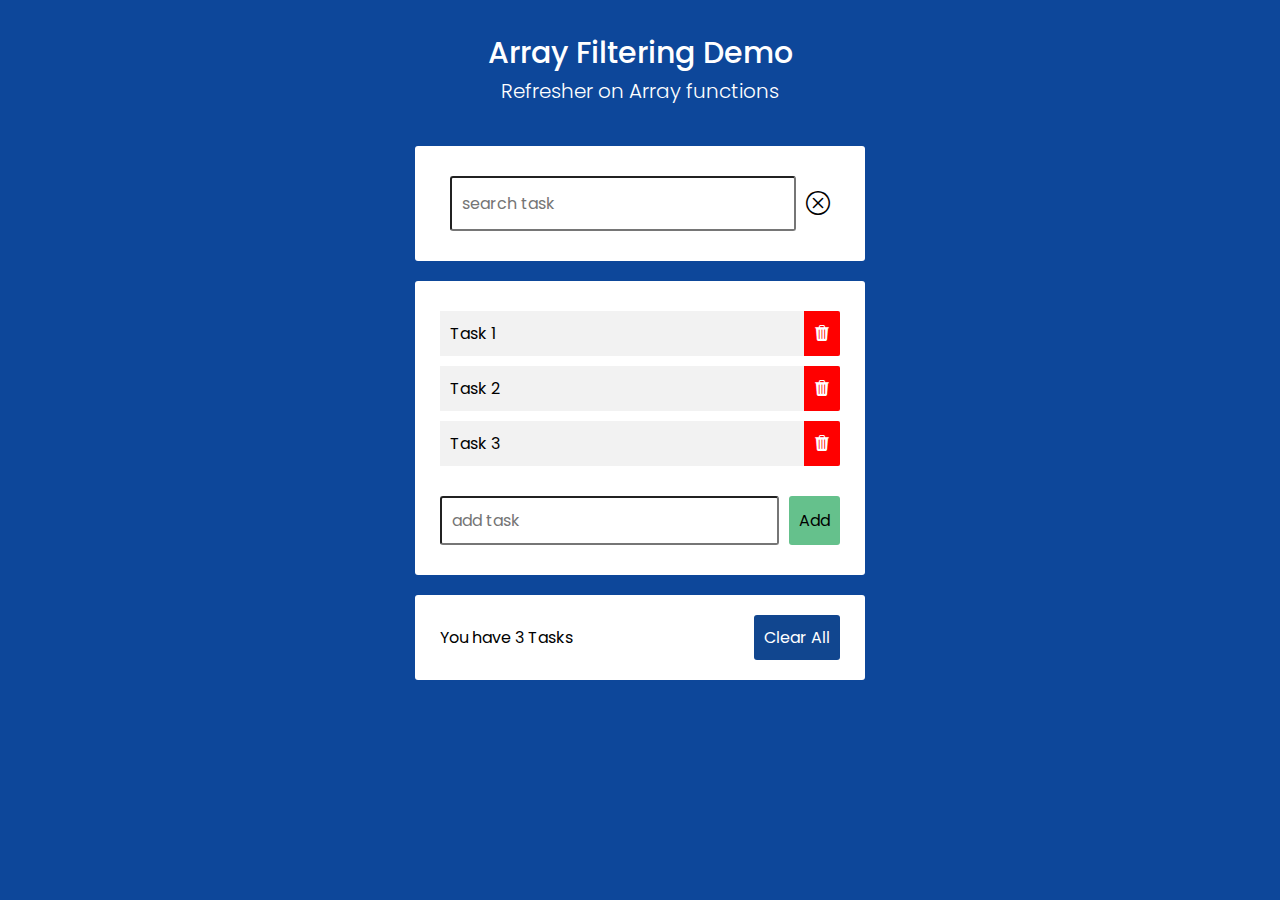
<file: array_filtering_demo/index.html>
<!DOCTYPE html>
<html lang="en">
<head>
    <meta charset="UTF-8">
    <meta name="viewport" content="width=., initial-scale=1.0">
    <title>Array Filtering Demo</title>
    <link rel="icon" type="image/x-icon" href="./images/favicon.ico">
    <link rel="stylesheet" href="./style.css">
</head>
<body>
    <main>
        <div class="wrap">
            <section class="heading">
                <p class="title">Array Filtering Demo</p>
                <p class="subtitle">Refresher on Array functions </p>
            </section>
            <section class="task-manager">
                <div class="search-box">
                    <form class="search">
                        <input type="text" name="task" placeholder="search task" autocomplete="off">
                        <i class="bi bi-x-circle reset"></i>    
                    </form>
                </div>
                <div class="task-box">
                    <ul class="tasks">
                        <li>
                            <span>Task 1</span>
                            <i class="bi bi-trash3-fill"></i>
                        </li>
                        <li>
                            <span>Task 2</span>
                            <i class="bi bi-trash3-fill"></i>
                        </li>
                        <li>
                            <span>Task 3</span>
                            <i class="bi bi-trash3-fill"></i>
                        </li>
                    </ul>
                    <form class="add">
                        <input type="text" name="task" placeholder="add task" autocomplete="off">
                        <input type="submit" value="Add">
                    </form>
                </div>
                <div class="message">
                    <span>Pending Tasks</span>
                    <button class="clear">Clear All</button>
                </div>
            </section>
        </div>
    </main>

    <script src="./index.js"></script>
    
</body>
</html>
</file>
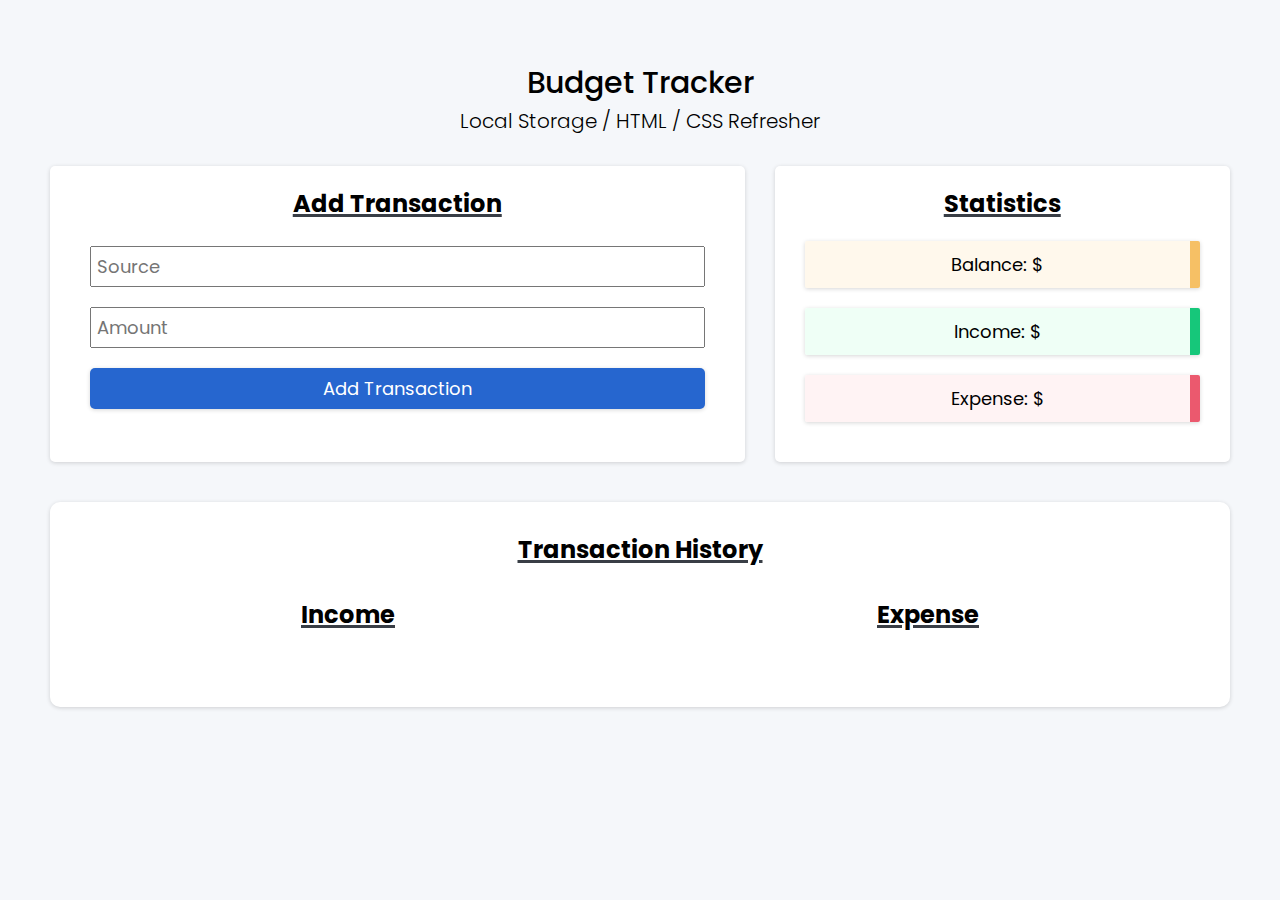
<file: budget_tracker/index.html>
<!DOCTYPE html>
<html lang="en">
  <head>
    <meta charset="UTF-8" />
    <meta http-equiv="X-UA-Compatible" content="IE=edge" />
    <meta name="viewport" content="width=device-width, initial-scale=1.0" />
    <title>Budget Tracker</title>

    <link rel="icon" type="image/x-icon" href="./images/favicon.ico" />
    <link rel="stylesheet" href="./style.css" />
  </head>
  <body>
    <main>
      <div class="outer-wrap">
        <div class="inner-wrap">
          <section class="heading">
            <p class="title">Budget Tracker</p>
            <p class="subtitle">Local Storage / HTML / CSS Refresher</p>
          </section>

          <section class="transaction-control">
            <div class="actions">
              <h3>Add Transaction</h3>
              <form class="add">
                <input
                  type="text"
                  name="source"
                  placeholder="Source"
                  autocomplete="off"
                />
                <input
                  type="number"
                  name="amount"
                  placeholder="Amount"
                  autocomplete="off"
                />
                <input type="submit" value="Add Transaction" />
              </form>
            </div>
            <div class="stats">
              <h3>Statistics</h3>
              <p class="balance">Balance: $<span id="balance"></span></p>
              <p class="income">Income: $<span id="income"></span></p>
              <p class="expense">Expense: $<span id="expense"></span></p>
            </div>
          </section>

          <section class="transaction-history">
            <h3>Transaction History</h3>
            <div class="records">
              <div class="income">
                <h3>Income</h3>
                <ul class="income-list"></ul>
              </div>
              <div class="expense">
                <h3>Expense</h3>
                <ul class="expense-list"></ul>
              </div>
            </div>
          </section>
        </div>
      </div>
    </main>

    <script src="./index.js"></script>
  </body>
</html>
</file>
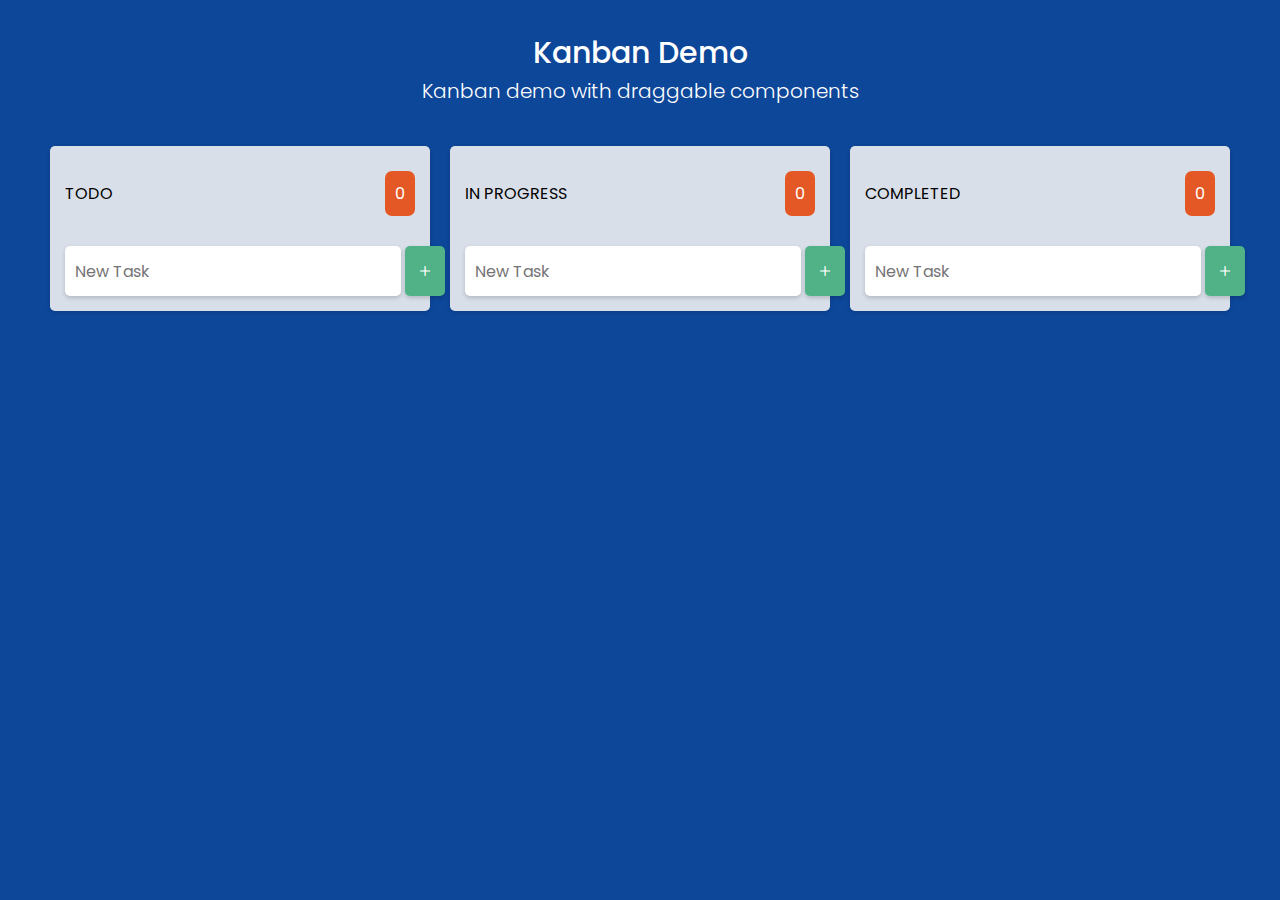
<file: kanban/index.html>
<!DOCTYPE html>
<html lang="en">
  <head>
    <meta charset="UTF-8" />
    <meta http-equiv="X-UA-Compatible" content="IE=edge" />
    <meta name="viewport" content="width=device-width, initial-scale=1.0" />
    <title>Kanban</title>

    <link rel="icon" type="image/x-icon" href="./images/favicon.ico" />
    <link rel="stylesheet" href="./style.css" />
  </head>

  <body>
    <main>
      <div class="outer-wrap">
        <div class="inner-wrap">
          <section class="heading">
            <p class="title">Kanban Demo</p>
            <p class="subtitle">Kanban demo with draggable components</p>
          </section>
          <section class="kanban">
            <div class="taskbox">
              <div class="title">
                <p>TODO</p>
                <span class="todo">2</span>
              </div>
              <div class="cards todo" data-id="0"></div>
              <form class="add">
                <input
                  type="text"
                  name="task"
                  placeholder="New Task"
                  autocomplete="off"
                  maxlength="30"
                />
                <button class="bi bi-plus" data-id="0" name="submit"></button>
              </form>
            </div>
            <div class="taskbox">
              <div class="title">
                <p>IN PROGRESS</p>
                <span class="pending">1</span>
              </div>
              <div class="cards pending" data-id="1"></div>
              <form class="add">
                <input
                  type="text"
                  name="task"
                  placeholder="New Task"
                  autocomplete="off"
                  maxlength="30"
                />
                <button class="bi bi-plus" data-id="1" name="submit"></button>
              </form>
            </div>
            <div class="taskbox">
              <div class="title">
                <p>COMPLETED</p>
                <span class="completed">2</span>
              </div>
              <div class="cards completed" data-id="2"></div>
              <form class="add">
                <input
                  type="text"
                  name="task"
                  placeholder="New Task"
                  autocomplete="off"
                  maxlength="30"
                />
                <button class="bi bi-plus" data-id="2" name="submit"></button>
              </form>
            </div>
          </section>
        </div>
      </div>
    </main>

    <script type="module" src="./index.js"></script>
  </body>
</html>
</file>
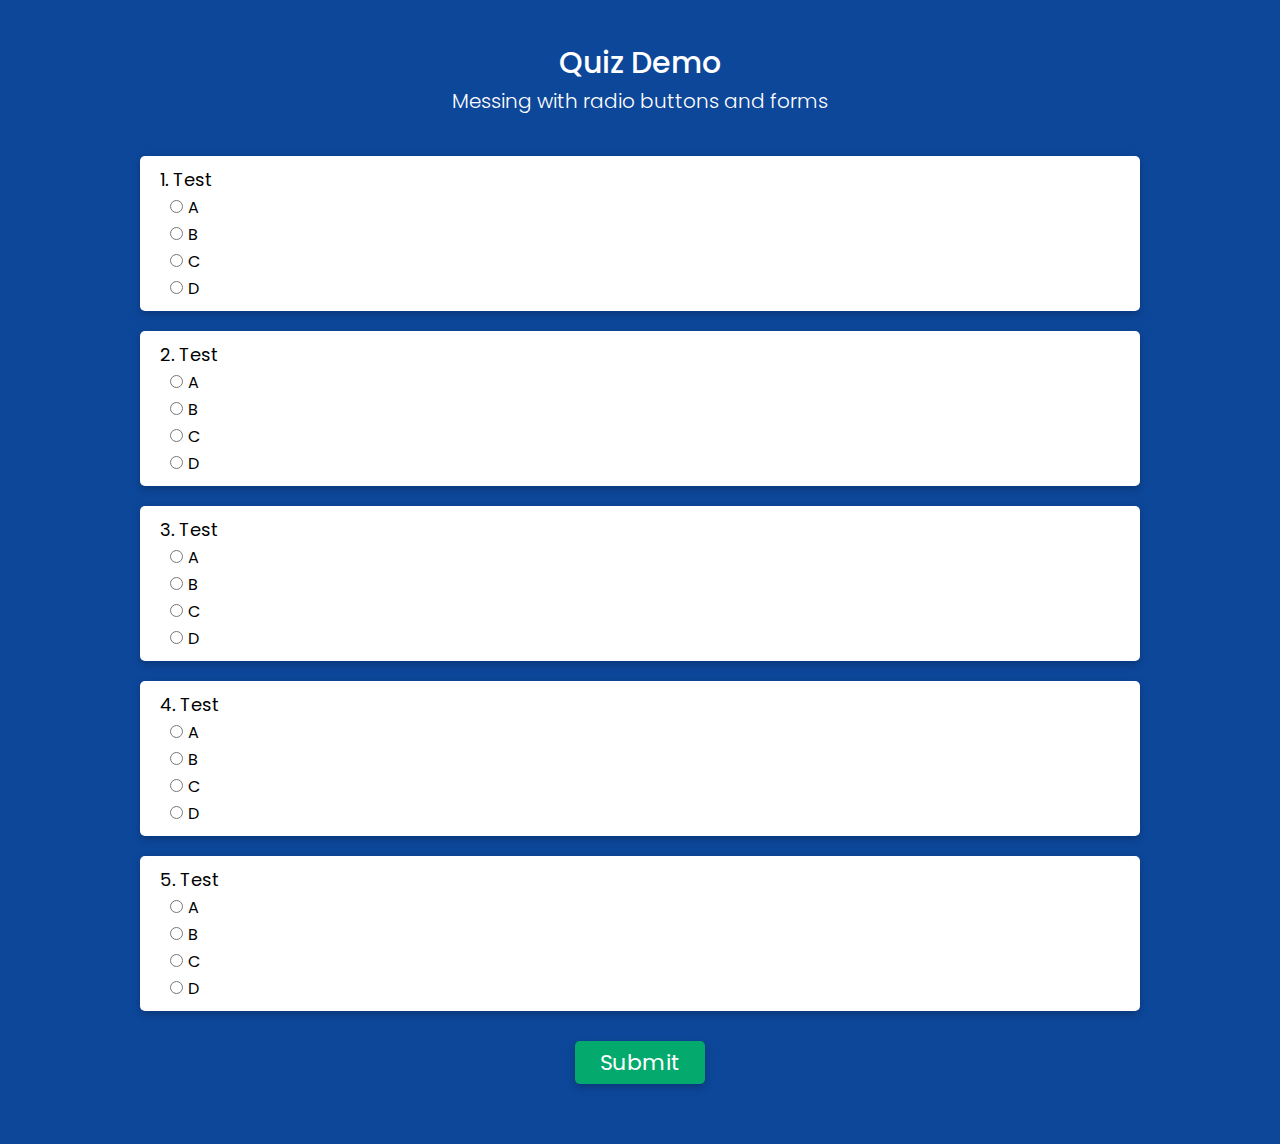
<file: quiz_demo/index.html>
<!DOCTYPE html>
<html lang="en">
<head>
    <meta charset="UTF-8">
    <meta name="viewport" content="width=device-width, initial-scale=1.0">
    <title>Quiz Demo Code</title>
    <link rel="icon" type="image/x-icon" href="./images/favicon.ico">
    <link rel="stylesheet" href="./style.css">
</head>
<body>
    <main>
        <section class="quiz">
            <div class="heading">
                <p class="title">Quiz Demo</p>
                <p class="subtitle">Messing with radio buttons and forms</p>
            </div>
            <div class="result hide">
                <p></p>
                <p class="reload">
                    <button>Try Again?</button>
                </p>
            </div>

            <form class="quiz-form">
                <div class="question">
                    <p>1. Test</p>
                    <div class="option">
                        <input type="radio" name="q1" value="A" >
                        <label for="">A</label>
                    </div>
                    <div class="option">
                        <input type="radio" name="q1" value="B">
                        <label for="">B</label>
                    </div>
                    <div class="option">
                        <input type="radio" name="q1" value="C">
                        <label for="">C</label>
                    </div>
                    <div class="option">
                        <input type="radio" name="q1" value="D">
                        <label for="">D</label>
                    </div>
                </div>
                <div class="question">
                    <p>2. Test</p>
                    <div class="option">
                        <input type="radio" name="q2" value="A">
                        <label for="">A</label>
                    </div>
                    <div class="option">
                        <input type="radio" name="q2" value="B">
                        <label for="">B</label>
                    </div>
                    <div class="option">
                        <input type="radio" name="q2" value="C">
                        <label for="">C</label>
                    </div>
                    <div class="option">
                        <input type="radio" name="q2" value="D">
                        <label for="">D</label>
                    </div>
                </div>
                <div class="question">
                    <p>3. Test</p>
                    <div class="option">
                        <input type="radio" name="q3" value="A">
                        <label for="">A</label>
                    </div>
                    <div class="option">
                        <input type="radio" name="q3" value="B">
                        <label for="">B</label>
                    </div>
                    <div class="option">
                        <input type="radio" name="q3" value="C">
                        <label for="">C</label>
                    </div>
                    <div class="option">
                        <input type="radio" name="q3" value="D">
                        <label for="">D</label>
                    </div>
                </div>
                <div class="question">
                    <p>4. Test</p>
                    <div class="option">
                        <input type="radio" name="q4" value="A">
                        <label for="">A</label>
                    </div>
                    <div class="option">
                        <input type="radio" name="q4" value="B">
                        <label for="">B</label>
                    </div>
                    <div class="option">
                        <input type="radio" name="q4" value="C">
                        <label for="">C</label>
                    </div>
                    <div class="option">
                        <input type="radio" name="q4" value="D">
                        <label for="">D</label>
                    </div>
                </div>
                <div class="question">
                    <p>5. Test</p>
                    <div class="option">
                        <input type="radio" name="q5" value="A">
                        <label for="">A</label>
                    </div>
                    <div class="option">
                        <input type="radio" name="q5" value="B">
                        <label for="">B</label>
                    </div>
                    <div class="option">
                        <input type="radio" name="q5" value="C">
                        <label for="">C</label>
                    </div>
                    <div class="option">
                        <input type="radio" name="q5" value="D">
                        <label for="">D</label>
                    </div>
                </div>
                <div class="submit">
                    <input type="submit" value="Submit">
                </div>
            </form>
        </section>
    </main>

    <script src="./index.js"></script>
</body>
</html>
</file>
<file: array_filtering_demo/style.css>
@import url("https://fonts.googleapis.com/css2?family=Poppins:ital,wght@0,100;0,200;0,300;0,400;0,500;0,600;0,700;0,800;0,900;1,100;1,200;1,300;1,400;1,500;1,600;1,700;1,800;1,900&family=Roboto&display=swap");
@import url("https://cdn.jsdelivr.net/npm/bootstrap-icons@1.8.2/font/bootstrap-icons.css");
*/ :root {
  --box-shadow: rgba(0, 0, 0, 0.24) 0px 3px 8px;
}

* {
  margin: 0;
  padding: 0;
  box-sizing: border-box;
  font-size: 16px;
  font-family: "Poppins", sans-serif;
  text-decoration: none;
  list-style: none;
}

.wrap {
  background-color: #0d479a;
  min-height: 100vh;
  padding: 20px;
}

.hide {
  display: none !important;
}

.heading {
  margin: 10px auto 40px auto;
}

.heading .title {
  font-size: 30px;
  color: #ffffff;
  font-weight: 500;
  text-align: center;
}

.heading .subtitle {
  font-size: 20px;
  color: #ffffff;
  font-weight: 300;
  text-align: center;
}

.task-manager {
  min-width: 350px;
  max-width: 450px;
  margin: auto;
}

.search-box {
  background-color: white;
  padding: 20px 25px;
  border-radius: 3px;
  margin: 20px 0px;
}

.task-box {
  background-color: white;
  padding: 20px 25px;
  border-radius: 3px;
  margin: 20px 0px;
}

.message {
  background-color: white;
  padding: 20px 25px;
  border-radius: 3px;
  margin: 20px 0px;
}

.search-box .search {
  display: flex;
  margin: 10px;
}
.search-box input {
  border-radius: 3px;
  width: 100%;
  margin-right: 10px;
  padding: 10px;
  font-size: 16px;
}

.search-box i.bi.bi-x-circle {
  font-size: 24px;
  height: 100%;
  padding: 10px 0px;
  cursor: pointer;
}

.task-box .tasks {
  margin: 10px 0px;
}

.task-box li {
  background-color: #f2f2f2;
  margin: 10px 0px;
  display: flex;
  justify-content: space-between;
}

.task-box span {
  padding: 10px;
}

.task-box i.bi.bi-trash3-fill {
  color: white;
  background-color: red;
  border-radius: 0px 2px 2px 0px;
  height: 100%;
  padding: 10px;
  cursor: pointer;
}

.task-box .add {
  display: flex;
  margin: 30px 0px 10px 0px;
}

.task-box input[type="text"] {
  border-radius: 3px;
  width: 100%;
  margin-right: 10px;
  padding: 10px;
  font-size: 16px;
}

.task-box input[type="submit"] {
  padding: 10px;
  font-size: 16px;
  cursor: pointer;
  background-color: #65c18c;
  border: 0px;
  border-radius: 3px;
}

.message {
  display: flex;
  justify-content: space-between;
  align-items: center;
}

.message .clear {
  border: 0px;
  background-color: #11468f;
  color: white;
  cursor: pointer;
  padding: 10px;
  font-size: 16px;
  border-radius: 3px;
}
</file>
<file: budget_tracker/style.css>
@import url("https://fonts.googleapis.com/css2?family=Poppins:ital,wght@0,100;0,200;0,300;0,400;0,500;0,600;0,700;0,800;0,900;1,100;1,200;1,300;1,400;1,500;1,600;1,700;1,800;1,900&family=Roboto&display=swap");
@import url("https://cdn.jsdelivr.net/npm/bootstrap-icons@1.8.2/font/bootstrap-icons.css");

:root {
  --box-shadow: rgba(0, 0, 0, 0.16) 0px 1px 4px;
}

* {
  margin: 0;
  padding: 0;
  box-sizing: border-box;
  font-size: 16px;
  font-family: "Poppins", sans-serif;
  text-decoration: none;
  list-style: none;
}

h3 {
  text-align: center;
  margin-bottom: 15px;
  text-decoration: underline solid #393e46 3px;
  font-size: 24px;
}

.outer-wrap {
  width: 100%;
  min-height: 100vh;
  background-color: #f5f7fa;
  padding: 30px;
}

.inner-wrap {
  max-width: 1200px;
  margin: auto;
}

.heading {
  margin: 30px auto;
  padding: 0px 20px;
}

.heading .title {
  font-size: 30px;
  color: #000000;
  font-weight: 500;
  text-align: center;
}

.heading .subtitle {
  font-size: 20px;
  color: #000000;
  font-weight: 300;
  text-align: center;
}

.transaction-control {
  display: flex;
  justify-content: space-around;
  flex-wrap: wrap;
  gap: 10px;
  margin: 30px auto;
}

.actions,
.stats {
  flex-grow: 1;
  background-color: #ffffff;
  padding: 20px;
  box-shadow: var(--box-shadow);
  border-radius: 5px;
  margin: 0px 10px;
}

.actions .add {
  display: flex;
  flex-direction: column;
  margin: 10px;
}

.actions .add input {
  font-size: 18px;
  padding: 5px;
  margin: 10px;
}

.actions .add input[type="submit"] {
  padding: 7px 15px;
  border-radius: 5px;
  border: 0px;
  background-color: #2666cf;
  color: #ffffff;
  cursor: pointer;
  box-shadow: var(--box-shadow);
}

.stats p {
  background-color: #bed7ff;
  margin: 20px 10px;
  padding: 10px 20px;
  box-shadow: var(--box-shadow);
  font-size: 18px;
  border-radius: 2px;
  text-align: center;
}

.stats p.balance {
  background-color: #fff2dd92;
  border-right: 10px solid #f6c065;
}

.stats p.income {
  background-color: #e7fff1ad;
  border-right: 10px solid #16c77a;
}

.stats p.expense {
  background-color: #ffeef0bb;
  border-right: 10px solid #eb596e;
}

.stats p span {
  font-size: 18px;
}

.transaction-history {
  margin: 40px 10px;
  background-color: #ffffff;
  border-radius: 10px;
  padding: 30px 0px;
  box-shadow: var(--box-shadow);
}

.records {
  display: flex;
  justify-content: space-around;
  flex-wrap: wrap;
  gap: 20px;
  margin: 20px;
}

.records div {
  flex-grow: 1;
  padding: 10px;
}

.records li {
  display: flex;
  justify-content: space-between;
  background-color: #ffffff;
  padding: 10px;
  margin: 12px 0px;
  min-width: 250px;
  box-shadow: var(--box-shadow);
  font-size: 18px;
}

.records .income li {
  border-left: 10px solid #2ecc71;
}

.records .expense li {
  border-left: 10px solid #df5e5e;
}

.records li p:first-child {
  flex-grow: 1;
  display: flex;
  flex-direction: column;
}

.records span {
  font-size: 18px;
}

.records span#time {
  color: #717171;
  font-size: 12px;
}

.records i.delete {
  margin-left: 15px;
  color: #082032;
  cursor: pointer;
  font-size: 18px;
}

.records i.delete:hover {
  color: #b42b51;
}
</file>
<file: kanban/style.css>
@import url("https://fonts.googleapis.com/css2?family=Poppins:ital,wght@0,100;0,200;0,300;0,400;0,500;0,600;0,700;0,800;0,900;1,100;1,200;1,300;1,400;1,500;1,600;1,700;1,800;1,900&family=Roboto&display=swap");
@import url("https://cdn.jsdelivr.net/npm/bootstrap-icons@1.8.2/font/bootstrap-icons.css");

:root {
  --box-shadow: rgba(0, 0, 0, 0.16) 0px 1px 4px;
}

* {
  margin: 0;
  padding: 0;
  box-sizing: border-box;
  font-size: 16px;
  font-family: "Poppins", sans-serif;
  text-decoration: none;
  list-style: none;
}

.hide {
  display: none;
}

.outer-wrap {
  width: 100%;
  min-height: 100vh;
  background-color: #0d479a;
  padding: 30px;
}

.inner-wrap {
  max-width: 1200px;
  margin: auto;
}

.heading {
  margin-bottom: 30px;
}

.heading .title {
  font-size: 30px;
  color: #ffffff;
  font-weight: 500;
  text-align: center;
}

.heading .subtitle {
  font-size: 20px;
  color: #ffffff;
  font-weight: 300;
  text-align: center;
}

.kanban {
  display: flex;
  justify-content: space-evenly;
  align-items: flex-start;
  min-height: 80vh;
}

.taskbox {
  background-color: #d9dfe9;
  padding: 15px;
  border-radius: 5px;
  min-width: 325px;
  max-width: 500px;
  box-shadow: var(--box-shadow);
  margin: 10px;
  display: flex;
  flex-direction: column;
}

.taskbox .title {
  display: flex;
  justify-content: space-between;
  align-items: center;
  padding: 10px 0px;
}

.taskbox .title span {
  background-color: #e45826;
  color: #ffffff;
  padding: 10px;
  font-size: 16px;
  border-radius: 7px;
}

.cards {
  padding: 10px 5px;
}

.card {
  background-color: #ffffff;
  margin: 10px 0px;
  padding: 10px;
  border-radius: 5px;
  display: flex;
  flex-direction: column;
  box-shadow: var(--box-shadow);
}

.card input {
  background-color: #ffffff;
  margin: 10px 0px;
  padding: 10px;
  border-radius: 5px;
  box-shadow: rgba(99, 99, 99, 0.2) 0px 2px 8px 0px;
  border: 0px;
}

.card div {
  display: flex;
  justify-content: space-between;
}

.card div span {
  font-size: 12px;
  padding: 5px 0px;
  align-self: center;
}

.card div span.task-id {
  background-color: #002366;
  padding: 5px;
  color: #ffffff;
  border-radius: 5px;
}

.card button {
  color: #ffffff;
  font-size: 14px;
  padding: 8px;
  border-radius: 5px;
  cursor: pointer;
  margin-left: 1px;
  border: 0px;
  box-shadow: rgba(0, 0, 0, 0.18) 0px 2px 4px;
}

.card .edit {
  background-color: #646464;
}

.card .update {
  background-color: #005ed8;
}

.card .delete {
  background-color: #e20000;
}

.add {
  display: flex;
}

.add input {
  flex-grow: 1;
  padding: 10px;
  border-radius: 5px;
  border: 0px;
  box-shadow: rgba(0, 0, 0, 0.18) 0px 2px 4px;
  font-size: 16px;
}

.add button {
  background-color: #50b286;
  color: #ffffff;
  font-size: 20px;
  padding: 10px;
  border: 0px;
  border-radius: 5px;
  box-shadow: rgba(0, 0, 0, 0.18) 0px 2px 4px;
  cursor: pointer;
  margin-left: 4px;
}

@media (max-width: 1080px) {
  .kanban {
    flex-direction: column;
    align-items: center;
  }
}
</file>
<file: quiz_demo/style.css>
@import url('https://fonts.googleapis.com/css2?family=Poppins:ital,wght@0,100;0,200;0,300;0,400;0,500;0,600;0,700;0,800;0,900;1,100;1,200;1,300;1,400;1,500;1,600;1,700;1,800;1,900&family=Roboto&display=swap');
@import url("https://cdn.jsdelivr.net/npm/bootstrap-icons@1.8.2/font/bootstrap-icons.css");

:root{
    --box-shadow: rgba(0, 0, 0, 0.24) 0px 3px 8px;
}

* {
    margin: 0;
    padding: 0;
    box-sizing: border-box;
    font-size: 16px;
    font-family: 'Poppins', sans-serif;
    text-decoration: none;
    list-style: none;
}

.quiz{
    background-color: #0d479a;
    padding: 30px;
}

.heading{
    margin: 10px auto 40px auto;
}

.heading .title{
    font-size: 30px;
    color: #ffffff;
    font-weight: 500;
    text-align: center;
}

.heading .subtitle{
    font-size: 20px;
    color: #ffffff;
    font-weight: 300;
    text-align: center;
}

.result{
    text-align: center;
    min-width: 350px;
    max-width: 400px;
    margin: 20px auto;
    border-radius: 5px;
    background-color: #ffffff;
    box-shadow: var(--box-shadow);
}

.result p:first-child{
    padding: 10px 20px;
}


.hide{
    display: none;
}

.reload button{
    background-color: #04AA6D;
    color: #ffffff;
    padding: 10px 20px;
    border-radius: 0px 0px 5px 5px;
    width: 100%;
    border: 0px;
}

.reload button:hover{
    background-color: #03a369;
    cursor: pointer;
}

.quiz-form{
    max-width: 1000px;
    margin: auto;
}

.question{
    background-color: #ffffff;
    padding: 10px 20px;
    border-radius: 5px;
    margin: 20px 0px;
    box-shadow: var(--box-shadow);
}


.question > * {
    font-size: 18px;
}

.option {
    margin-left: 10px;
}

.correct{
    background-color: #c8ffdf;
}

.wrong{
    background-color: #ffd1d1;
}


.submit{
    text-align: center;
    margin: 30px 0px;
} 

.submit input {
    background-color: #04AA6D;
    text-align: center;
    padding: 5px 25px;
    color: #ffffff;
    font-size: 22px;
    border-radius: 5px;
    box-shadow: var(--box-shadow);
    border: 0px;
}

.submit input:hover{
    background-color: #03a369;
    cursor: pointer;
}
</file>
